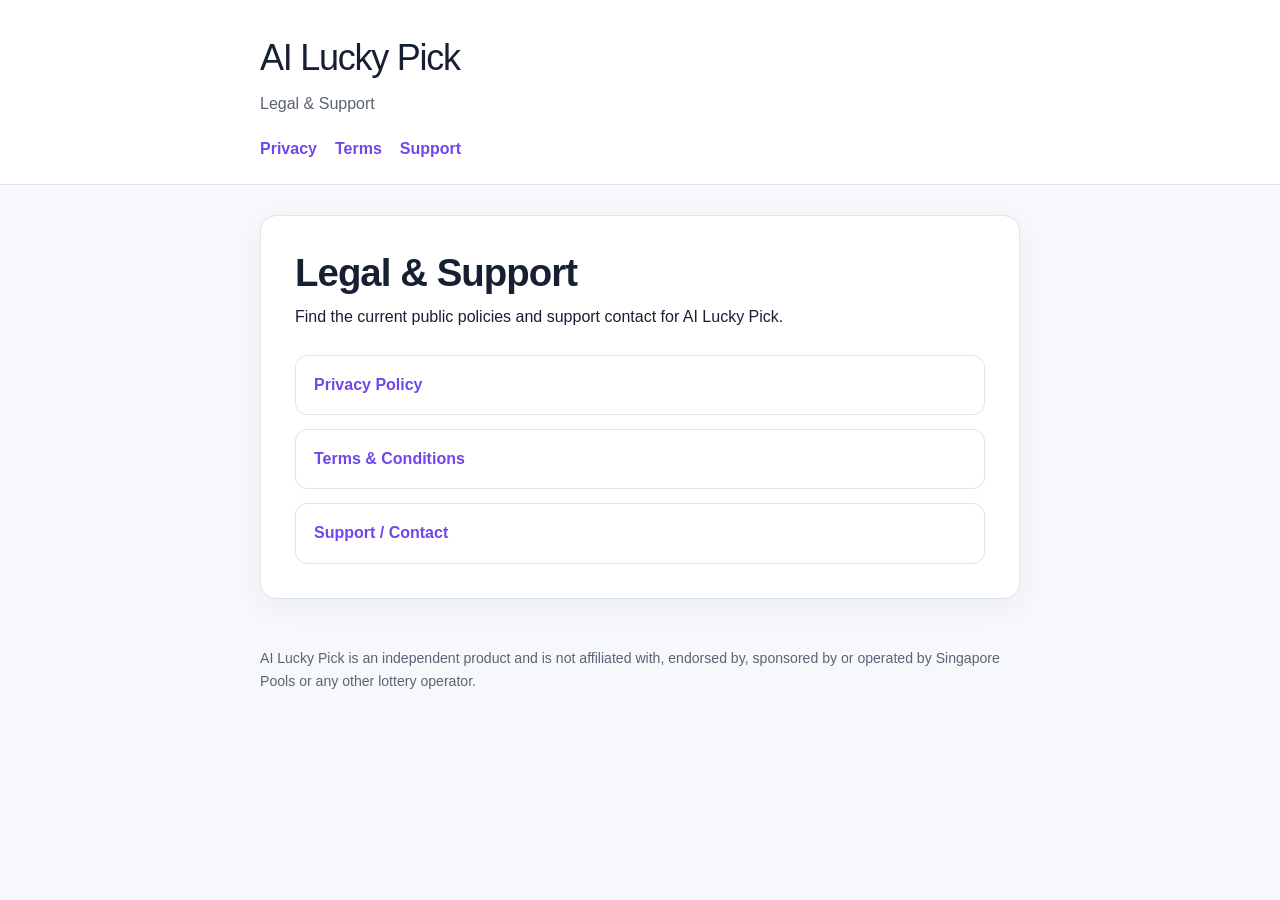
<file: index.html>
<!doctype html>
<html lang="en">
<head>
  <meta charset="utf-8">
  <meta name="viewport" content="width=device-width, initial-scale=1">
  <meta name="description" content="Legal and support information for AI Lucky Pick.">
  <title>AI Lucky Pick — Legal & Support</title>
  <link rel="stylesheet" href="assets/style.css">
</head>
<body>
  <header><div class="shell"><p class="brand">AI Lucky Pick</p><p class="tagline">Legal &amp; Support</p><nav aria-label="Legal pages"><a href="privacy/">Privacy</a><a href="terms/">Terms</a><a href="support/">Support</a></nav></div></header>
  <main class="shell"><article class="card"><h1>Legal &amp; Support</h1><p>Find the current public policies and support contact for AI Lucky Pick.</p><div class="links"><a href="privacy/">Privacy Policy</a><a href="terms/">Terms &amp; Conditions</a><a href="support/">Support / Contact</a></div></article></main>
  <footer class="shell">AI Lucky Pick is an independent product and is not affiliated with, endorsed by, sponsored by or operated by Singapore Pools or any other lottery operator.</footer>
</body>
</html>
</file>
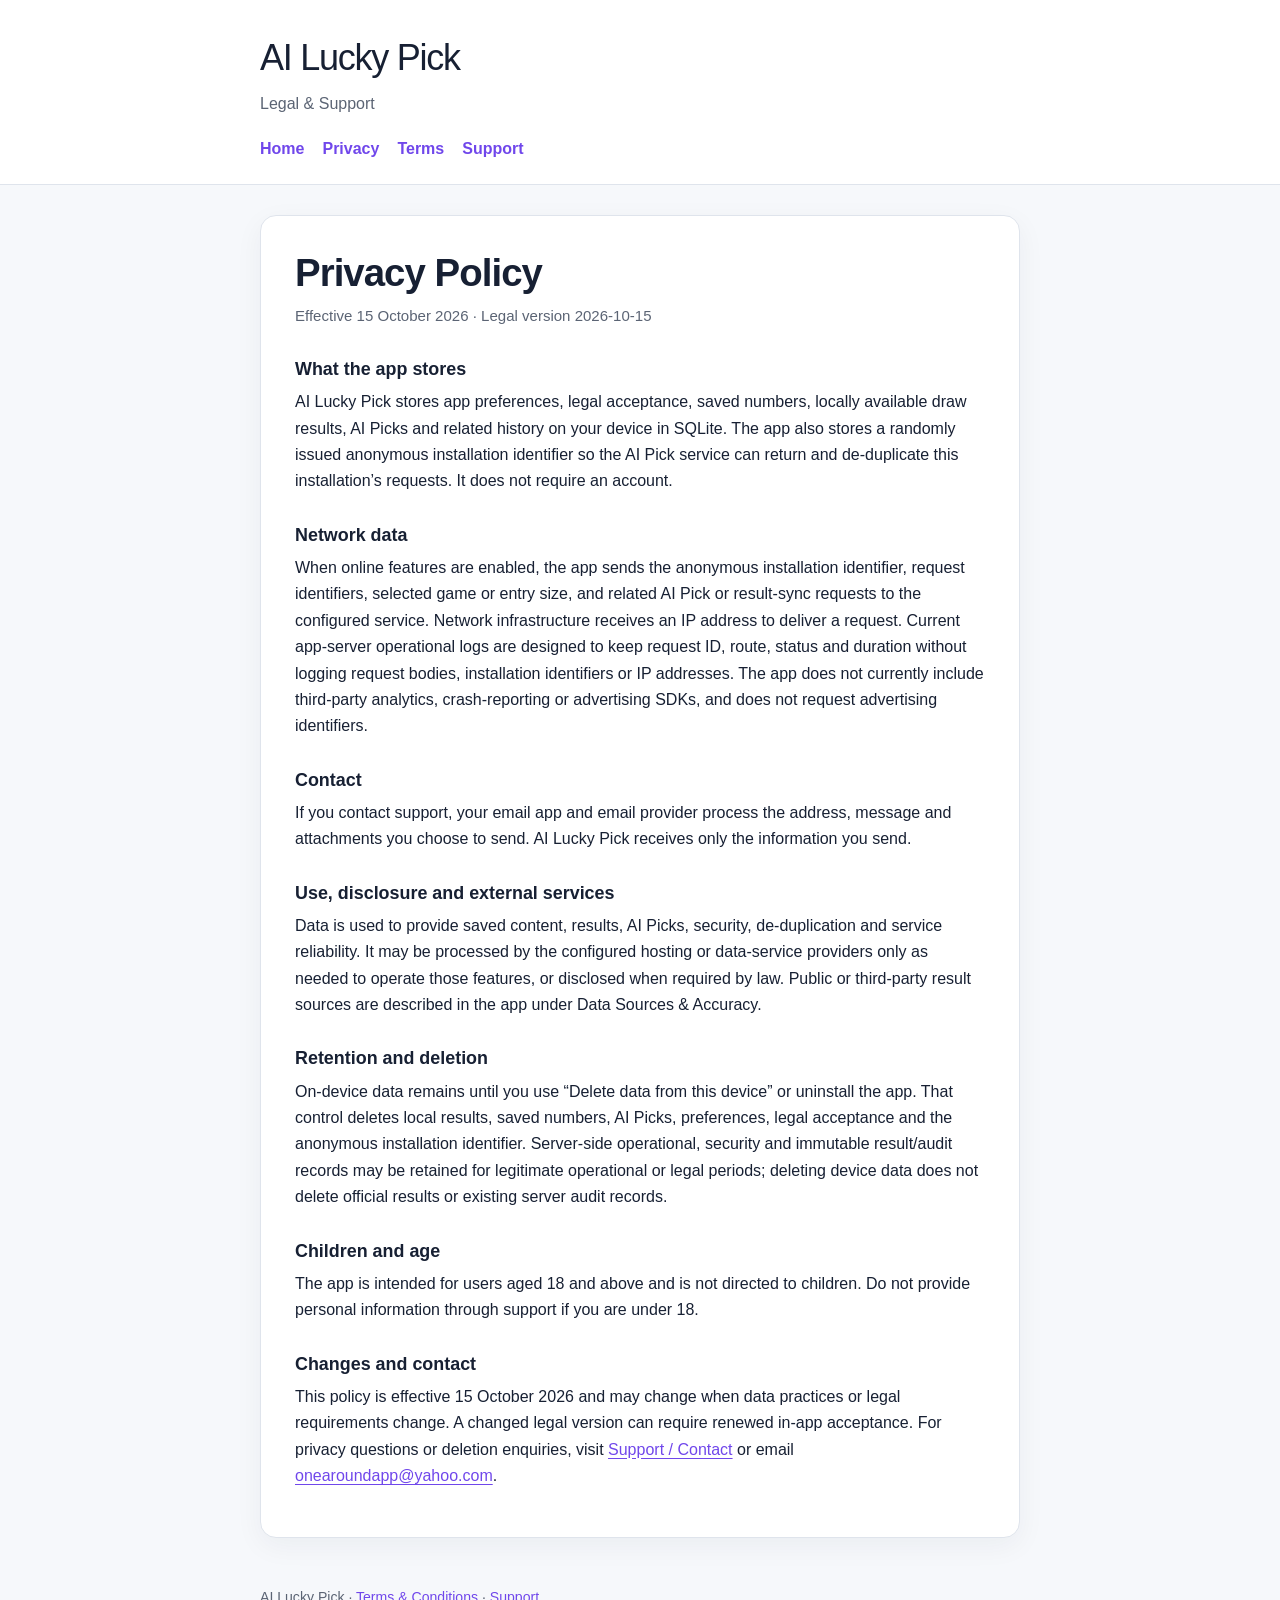
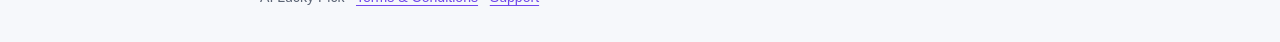
<file: privacy/index.html>
<!doctype html>
<html lang="en">
<head>
  <meta charset="utf-8">
  <meta name="viewport" content="width=device-width, initial-scale=1">
  <meta name="description" content="Privacy Policy for AI Lucky Pick.">
  <title>Privacy Policy — AI Lucky Pick</title>
  <link rel="stylesheet" href="../assets/style.css">
</head>
<body>
  <header><div class="shell"><p class="brand">AI Lucky Pick</p><p class="tagline">Legal &amp; Support</p><nav aria-label="Legal pages"><a href="../">Home</a><a href="../privacy/" aria-current="page">Privacy</a><a href="../terms/">Terms</a><a href="../support/">Support</a></nav></div></header>
  <main class="shell"><article class="card">
    <h1>Privacy Policy</h1><p class="meta">Effective 15 October 2026 · Legal version 2026-10-15</p>
    <h2>What the app stores</h2><p>AI Lucky Pick stores app preferences, legal acceptance, saved numbers, locally available draw results, AI Picks and related history on your device in SQLite. The app also stores a randomly issued anonymous installation identifier so the AI Pick service can return and de-duplicate this installation’s requests. It does not require an account.</p>
    <h2>Network data</h2><p>When online features are enabled, the app sends the anonymous installation identifier, request identifiers, selected game or entry size, and related AI Pick or result-sync requests to the configured service. Network infrastructure receives an IP address to deliver a request. Current app-server operational logs are designed to keep request ID, route, status and duration without logging request bodies, installation identifiers or IP addresses. The app does not currently include third-party analytics, crash-reporting or advertising SDKs, and does not request advertising identifiers.</p>
    <h2>Contact</h2><p>If you contact support, your email app and email provider process the address, message and attachments you choose to send. AI Lucky Pick receives only the information you send.</p>
    <h2>Use, disclosure and external services</h2><p>Data is used to provide saved content, results, AI Picks, security, de-duplication and service reliability. It may be processed by the configured hosting or data-service providers only as needed to operate those features, or disclosed when required by law. Public or third-party result sources are described in the app under Data Sources &amp; Accuracy.</p>
    <h2>Retention and deletion</h2><p>On-device data remains until you use “Delete data from this device” or uninstall the app. That control deletes local results, saved numbers, AI Picks, preferences, legal acceptance and the anonymous installation identifier. Server-side operational, security and immutable result/audit records may be retained for legitimate operational or legal periods; deleting device data does not delete official results or existing server audit records.</p>
    <h2>Children and age</h2><p>The app is intended for users aged 18 and above and is not directed to children. Do not provide personal information through support if you are under 18.</p>
    <h2>Changes and contact</h2><p>This policy is effective 15 October 2026 and may change when data practices or legal requirements change. A changed legal version can require renewed in-app acceptance. For privacy questions or deletion enquiries, visit <a href="../support/">Support / Contact</a> or email <a href="mailto:onearoundapp@yahoo.com">onearoundapp@yahoo.com</a>.</p>
  </article></main>
  <footer class="shell">AI Lucky Pick · <a href="../terms/">Terms &amp; Conditions</a> · <a href="../support/">Support</a></footer>
</body>
</html>
</file>
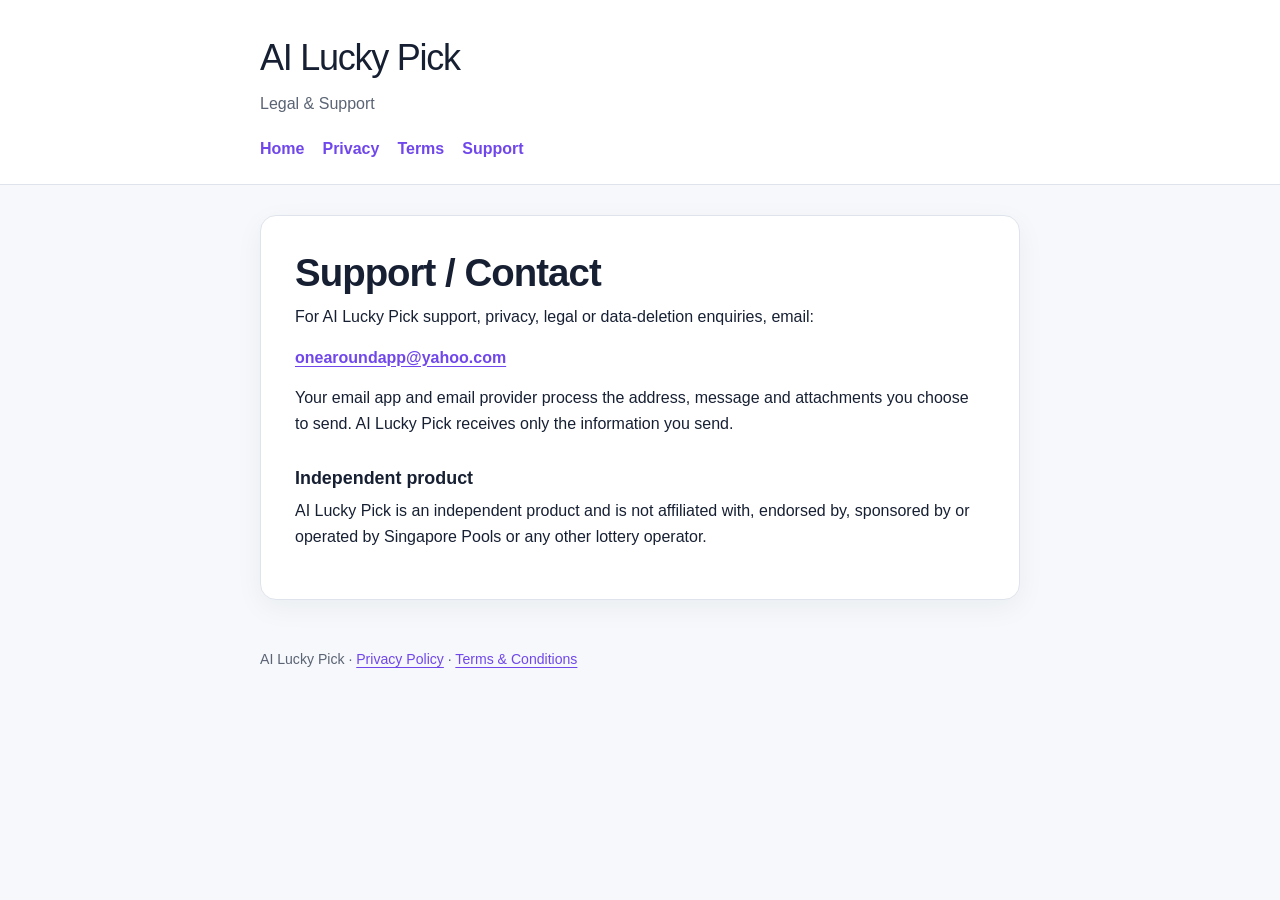
<file: support/index.html>
<!doctype html>
<html lang="en">
<head>
  <meta charset="utf-8">
  <meta name="viewport" content="width=device-width, initial-scale=1">
  <meta name="description" content="Support and contact information for AI Lucky Pick.">
  <title>Support / Contact — AI Lucky Pick</title>
  <link rel="stylesheet" href="../assets/style.css">
</head>
<body>
  <header><div class="shell"><p class="brand">AI Lucky Pick</p><p class="tagline">Legal &amp; Support</p><nav aria-label="Legal pages"><a href="../">Home</a><a href="../privacy/">Privacy</a><a href="../terms/">Terms</a><a href="../support/" aria-current="page">Support</a></nav></div></header>
  <main class="shell"><article class="card"><h1>Support / Contact</h1><p>For AI Lucky Pick support, privacy, legal or data-deletion enquiries, email:</p><p><strong><a href="mailto:onearoundapp@yahoo.com">onearoundapp@yahoo.com</a></strong></p><p>Your email app and email provider process the address, message and attachments you choose to send. AI Lucky Pick receives only the information you send.</p><h2>Independent product</h2><p>AI Lucky Pick is an independent product and is not affiliated with, endorsed by, sponsored by or operated by Singapore Pools or any other lottery operator.</p></article></main>
  <footer class="shell">AI Lucky Pick · <a href="../privacy/">Privacy Policy</a> · <a href="../terms/">Terms &amp; Conditions</a></footer>
</body>
</html>
</file>
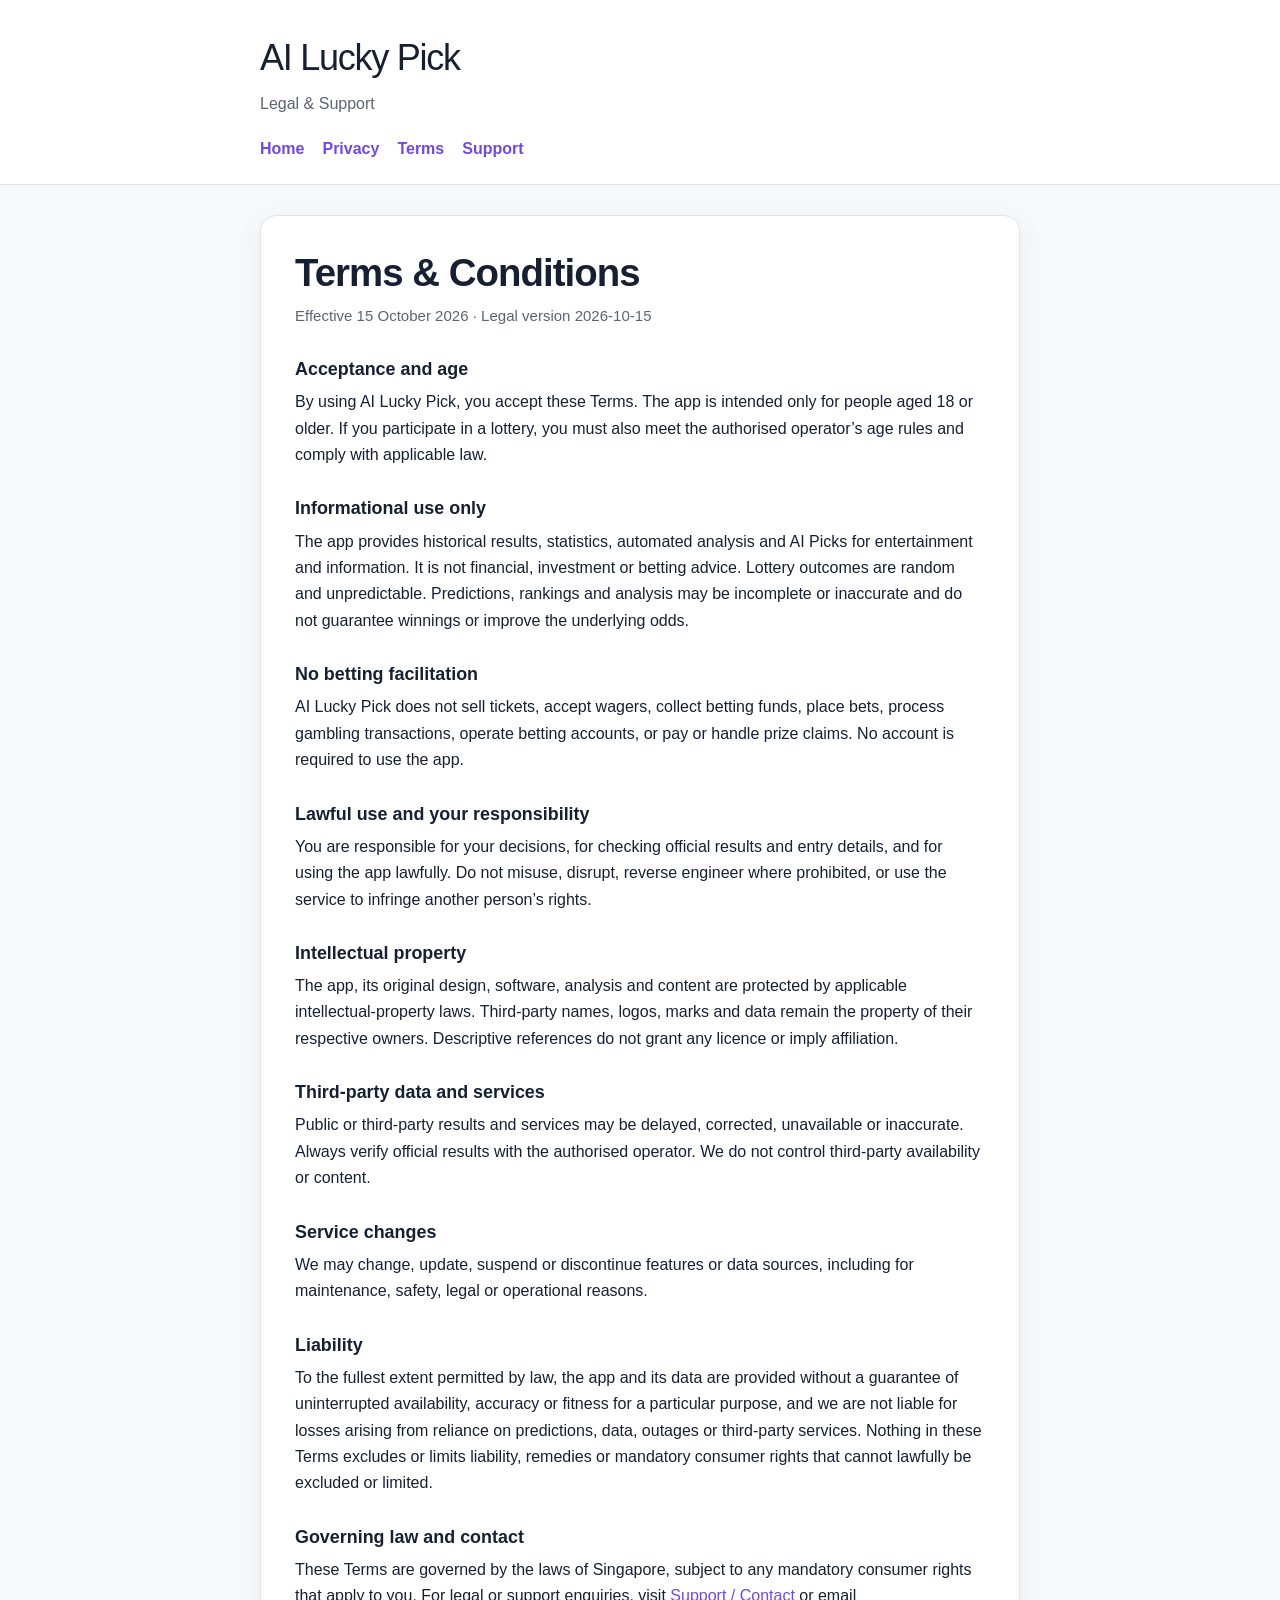
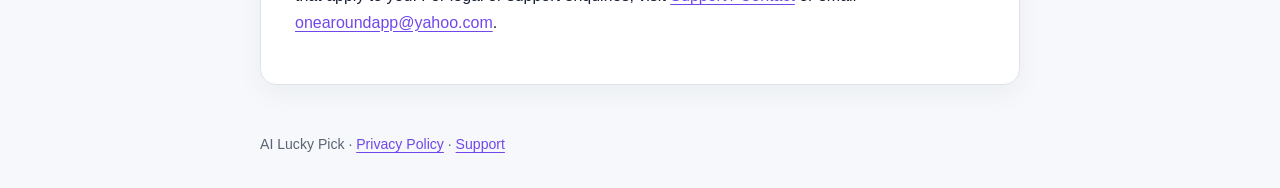
<file: terms/index.html>
<!doctype html>
<html lang="en">
<head>
  <meta charset="utf-8">
  <meta name="viewport" content="width=device-width, initial-scale=1">
  <meta name="description" content="Terms and Conditions for AI Lucky Pick.">
  <title>Terms &amp; Conditions — AI Lucky Pick</title>
  <link rel="stylesheet" href="../assets/style.css">
</head>
<body>
  <header><div class="shell"><p class="brand">AI Lucky Pick</p><p class="tagline">Legal &amp; Support</p><nav aria-label="Legal pages"><a href="../">Home</a><a href="../privacy/">Privacy</a><a href="../terms/" aria-current="page">Terms</a><a href="../support/">Support</a></nav></div></header>
  <main class="shell"><article class="card">
    <h1>Terms &amp; Conditions</h1><p class="meta">Effective 15 October 2026 · Legal version 2026-10-15</p>
    <h2>Acceptance and age</h2><p>By using AI Lucky Pick, you accept these Terms. The app is intended only for people aged 18 or older. If you participate in a lottery, you must also meet the authorised operator’s age rules and comply with applicable law.</p>
    <h2>Informational use only</h2><p>The app provides historical results, statistics, automated analysis and AI Picks for entertainment and information. It is not financial, investment or betting advice. Lottery outcomes are random and unpredictable. Predictions, rankings and analysis may be incomplete or inaccurate and do not guarantee winnings or improve the underlying odds.</p>
    <h2>No betting facilitation</h2><p>AI Lucky Pick does not sell tickets, accept wagers, collect betting funds, place bets, process gambling transactions, operate betting accounts, or pay or handle prize claims. No account is required to use the app.</p>
    <h2>Lawful use and your responsibility</h2><p>You are responsible for your decisions, for checking official results and entry details, and for using the app lawfully. Do not misuse, disrupt, reverse engineer where prohibited, or use the service to infringe another person’s rights.</p>
    <h2>Intellectual property</h2><p>The app, its original design, software, analysis and content are protected by applicable intellectual-property laws. Third-party names, logos, marks and data remain the property of their respective owners. Descriptive references do not grant any licence or imply affiliation.</p>
    <h2>Third-party data and services</h2><p>Public or third-party results and services may be delayed, corrected, unavailable or inaccurate. Always verify official results with the authorised operator. We do not control third-party availability or content.</p>
    <h2>Service changes</h2><p>We may change, update, suspend or discontinue features or data sources, including for maintenance, safety, legal or operational reasons.</p>
    <h2>Liability</h2><p>To the fullest extent permitted by law, the app and its data are provided without a guarantee of uninterrupted availability, accuracy or fitness for a particular purpose, and we are not liable for losses arising from reliance on predictions, data, outages or third-party services. Nothing in these Terms excludes or limits liability, remedies or mandatory consumer rights that cannot lawfully be excluded or limited.</p>
    <h2>Governing law and contact</h2><p>These Terms are governed by the laws of Singapore, subject to any mandatory consumer rights that apply to you. For legal or support enquiries, visit <a href="../support/">Support / Contact</a> or email <a href="mailto:onearoundapp@yahoo.com">onearoundapp@yahoo.com</a>.</p>
  </article></main>
  <footer class="shell">AI Lucky Pick · <a href="../privacy/">Privacy Policy</a> · <a href="../support/">Support</a></footer>
</body>
</html>
</file>
<file: assets/style.css>
:root {
  color-scheme: light;
  --ink: #172033;
  --muted: #5b6474;
  --line: #dfe4ec;
  --surface: #ffffff;
  --page: #f6f8fb;
  --accent: #7047eb;
}

* { box-sizing: border-box; }
html { font-family: -apple-system, BlinkMacSystemFont, "Segoe UI", sans-serif; background: var(--page); color: var(--ink); }
body { margin: 0; line-height: 1.65; }
a { color: var(--accent); text-underline-offset: 3px; }
.shell { width: min(760px, calc(100% - 32px)); margin: 0 auto; }
header { background: var(--surface); border-bottom: 1px solid var(--line); }
header .shell { padding: 28px 0 22px; }
.brand { margin: 0; font-size: clamp(1.65rem, 6vw, 2.25rem); letter-spacing: -.035em; }
.tagline { margin: 4px 0 0; color: var(--muted); }
nav { display: flex; flex-wrap: wrap; gap: 10px 18px; margin-top: 18px; }
nav a { font-weight: 650; text-decoration: none; }
main { padding: 30px 0 48px; }
.card { background: var(--surface); border: 1px solid var(--line); border-radius: 16px; padding: clamp(20px, 5vw, 34px); box-shadow: 0 8px 28px rgba(23,32,51,.05); }
h1 { margin: 0 0 8px; font-size: clamp(1.75rem, 6vw, 2.4rem); line-height: 1.2; letter-spacing: -.025em; }
h2 { margin: 28px 0 8px; font-size: 1.12rem; line-height: 1.35; }
p { margin: 0 0 14px; }
.meta { color: var(--muted); font-size: .94rem; margin-bottom: 24px; }
.links { display: grid; gap: 14px; margin-top: 24px; }
.links a { display: block; border: 1px solid var(--line); border-radius: 12px; padding: 16px 18px; font-weight: 700; text-decoration: none; }
footer { color: var(--muted); font-size: .88rem; padding: 0 0 32px; }
@media (max-width: 520px) { .shell { width: min(100% - 22px, 760px); } header .shell { padding-top: 22px; } main { padding-top: 20px; } }
</file>
